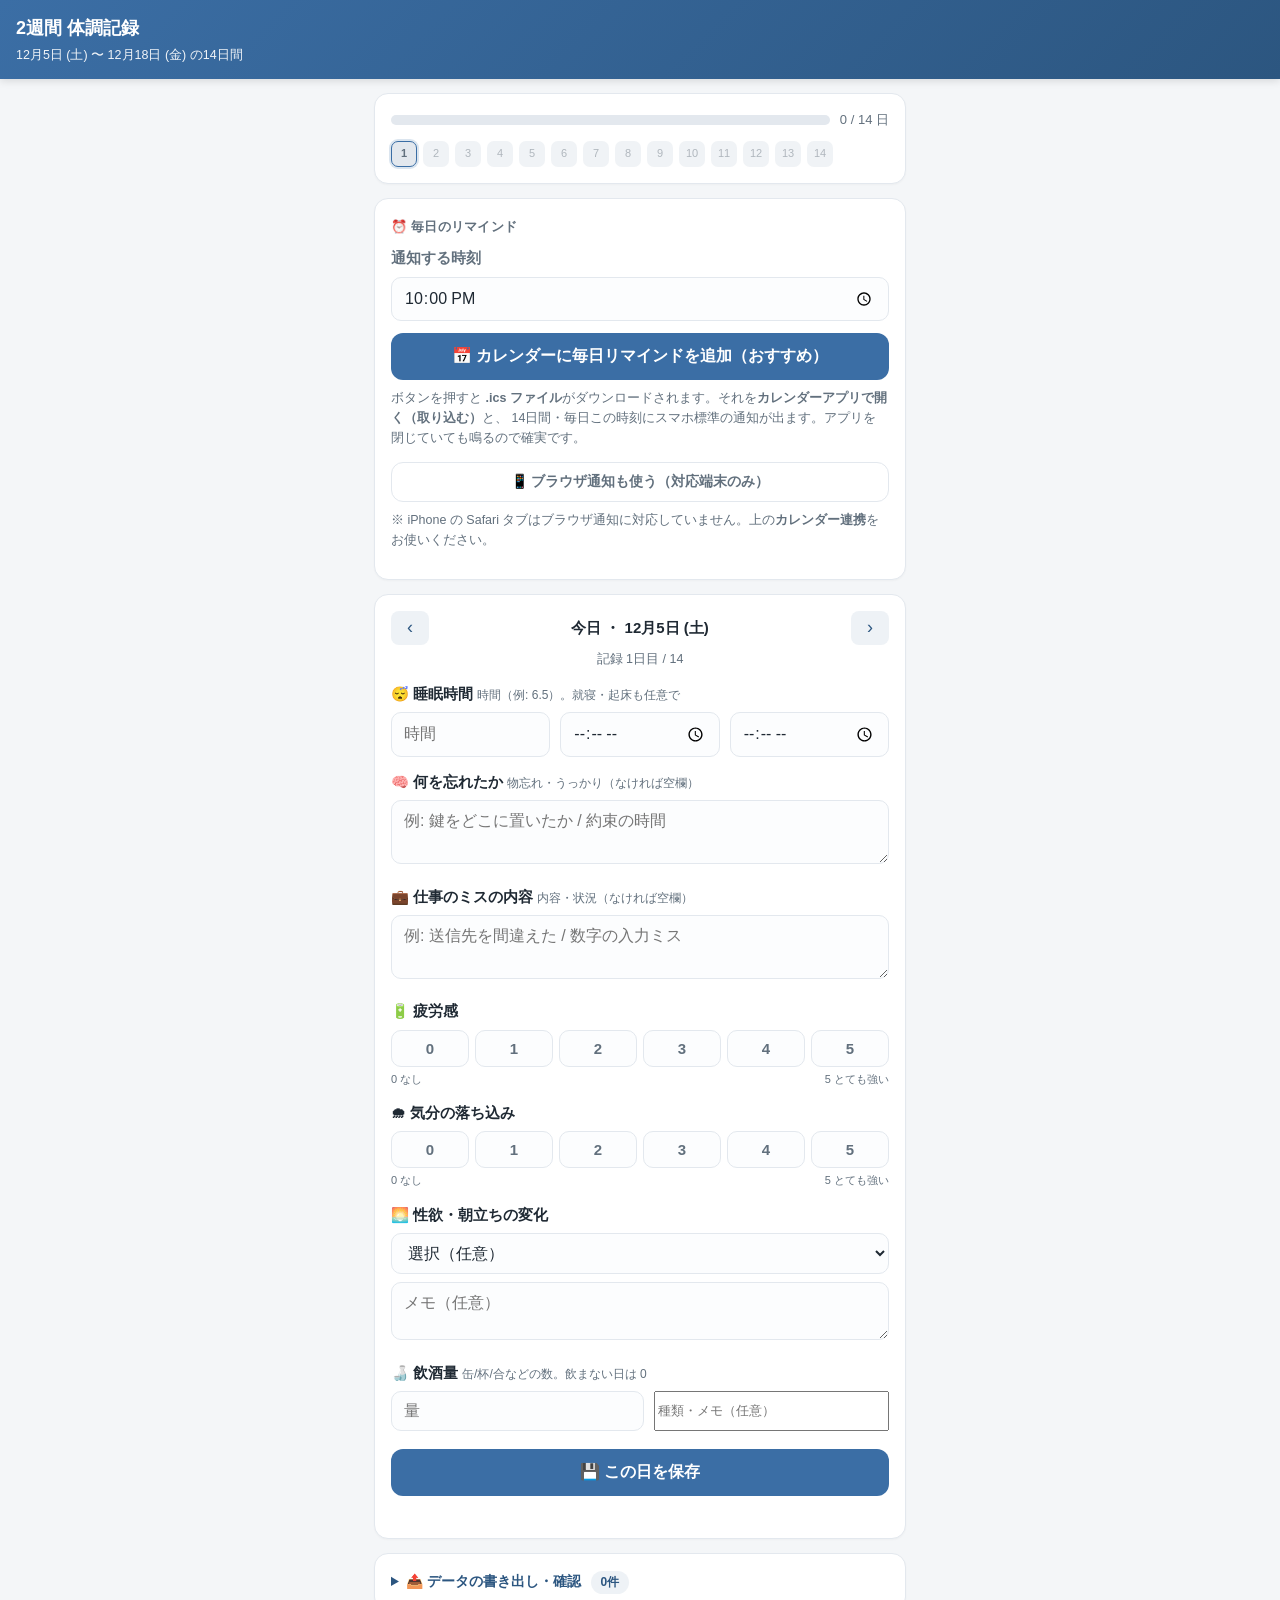
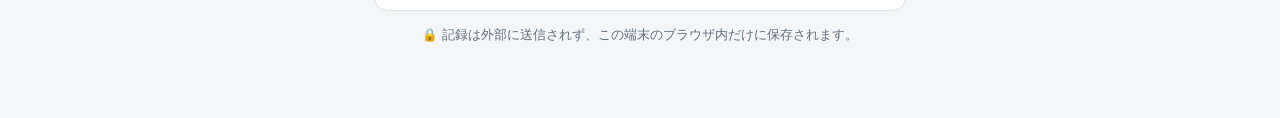
<file: index.html>
<!DOCTYPE html>
<html lang="ja">
<head>
<meta charset="UTF-8">
<meta name="viewport" content="width=device-width, initial-scale=1, viewport-fit=cover">
<meta name="theme-color" content="#3b6ea5">
<title>2週間 体調記録</title>
<link rel="manifest" href="data:application/manifest+json,%7B%22name%22%3A%222%E9%80%B1%E9%96%93%E4%BD%93%E8%AA%BF%E8%A8%98%E9%8C%B2%22%2C%22short_name%22%3A%22%E4%BD%93%E8%AA%BF%E8%A8%98%E9%8C%B2%22%2C%22start_url%22%3A%22.%22%2C%22display%22%3A%22standalone%22%2C%22background_color%22%3A%22%23f4f6f8%22%2C%22theme_color%22%3A%22%233b6ea5%22%7D">
<style>
  :root{
    --bg:#f4f6f8; --card:#ffffff; --ink:#1f2933; --sub:#62707d;
    --line:#e3e8ee; --accent:#3b6ea5; --accent-d:#2c5680;
    --good:#3a9d6e; --warn:#d98324; --bad:#cf5b5b;
    --radius:14px;
  }
  *{box-sizing:border-box}
  html,body{margin:0;padding:0}
  body{
    font-family:-apple-system,BlinkMacSystemFont,"Hiragino Kaku Gothic ProN","Yu Gothic",Meiryo,sans-serif;
    background:var(--bg); color:var(--ink); line-height:1.6;
    -webkit-text-size-adjust:100%;
    padding:env(safe-area-inset-top) env(safe-area-inset-right) env(safe-area-inset-bottom) env(safe-area-inset-left);
  }
  header{
    position:sticky; top:0; z-index:10;
    background:linear-gradient(135deg,var(--accent),var(--accent-d));
    color:#fff; padding:14px 16px;
    box-shadow:0 2px 8px rgba(0,0,0,.12);
  }
  header h1{margin:0;font-size:18px;font-weight:700}
  header .meta{font-size:12.5px;opacity:.92;margin-top:2px}
  .wrap{max-width:560px;margin:0 auto;padding:14px 14px 60px}
  .card{
    background:var(--card); border:1px solid var(--line);
    border-radius:var(--radius); padding:16px; margin-bottom:14px;
    box-shadow:0 1px 2px rgba(0,0,0,.03);
  }
  .progress{display:flex;align-items:center;gap:10px;margin-bottom:6px}
  .progress .bar{flex:1;height:10px;background:var(--line);border-radius:999px;overflow:hidden}
  .progress .bar>span{display:block;height:100%;background:var(--good);width:0;transition:width .4s}
  .progress .num{font-size:13px;color:var(--sub);white-space:nowrap}
  .dots{display:flex;flex-wrap:wrap;gap:6px;margin-top:10px}
  .dot{
    width:26px;height:26px;border-radius:7px;font-size:11px;
    display:flex;align-items:center;justify-content:center;
    background:var(--line);color:var(--sub);border:1px solid transparent;
  }
  .dot.done{background:var(--good);color:#fff}
  .dot.today{border-color:var(--accent);font-weight:700;box-shadow:0 0 0 2px rgba(59,110,165,.18)}
  .dot.future{opacity:.5}
  label.field{display:block;margin:14px 0 0}
  label.field > .q{font-weight:600;font-size:14.5px;display:block;margin-bottom:6px}
  label.field .hint{font-weight:400;color:var(--sub);font-size:12px}
  input[type=number],input[type=time],input[type=date],textarea,select{
    width:100%;padding:10px 12px;border:1px solid var(--line);border-radius:10px;
    font-size:16px;font-family:inherit;background:#fcfdfe;color:var(--ink);
  }
  textarea{min-height:64px;resize:vertical}
  input:focus,textarea:focus,select:focus{outline:none;border-color:var(--accent);background:#fff}
  .row{display:flex;gap:10px}
  .row > *{flex:1}
  .scale{display:flex;gap:6px;margin-top:2px}
  .scale button{
    flex:1;padding:9px 0;border:1px solid var(--line);background:#fcfdfe;
    border-radius:10px;font-size:15px;font-weight:600;color:var(--sub);cursor:pointer;
  }
  .scale button.sel{background:var(--accent);color:#fff;border-color:var(--accent)}
  .scale-legend{display:flex;justify-content:space-between;font-size:11px;color:var(--sub);margin-top:4px}
  .btn{
    display:block;width:100%;padding:13px;border:none;border-radius:12px;
    background:var(--accent);color:#fff;font-size:16px;font-weight:700;cursor:pointer;
    margin-top:18px;
  }
  .btn:active{background:var(--accent-d)}
  .btn.secondary{background:#eef2f6;color:var(--accent-d)}
  .btn.ghost{background:transparent;border:1px solid var(--line);color:var(--sub);font-weight:600;font-size:14px;padding:10px;margin-top:8px}
  .saved{text-align:center;color:var(--good);font-size:13px;font-weight:600;margin-top:8px;min-height:18px}
  .sectionTitle{font-size:13px;font-weight:700;color:var(--sub);text-transform:none;margin:2px 0 10px;letter-spacing:.02em}
  .navday{display:flex;align-items:center;justify-content:space-between;gap:8px;margin-bottom:4px}
  .navday button{background:#eef2f6;border:none;border-radius:8px;width:38px;height:34px;font-size:18px;color:var(--accent-d);cursor:pointer}
  .navday .label{font-weight:700;font-size:15px;text-align:center;flex:1}
  details summary{cursor:pointer;font-weight:600;color:var(--accent-d);font-size:14px}
  .remindbox{font-size:13px;color:var(--sub)}
  .pill{display:inline-block;background:#eef2f6;color:var(--accent-d);border-radius:999px;padding:2px 10px;font-size:12px;font-weight:600;margin-left:6px}
  .muted{color:var(--sub);font-size:12.5px}
  table.export{width:100%;border-collapse:collapse;font-size:12px;margin-top:8px}
  table.export th,table.export td{border:1px solid var(--line);padding:4px 6px;text-align:left}
  table.export th{background:#f0f4f8}
  .toast{
    position:fixed;left:50%;bottom:24px;transform:translateX(-50%);
    background:#1f2933;color:#fff;padding:10px 18px;border-radius:999px;font-size:13.5px;
    opacity:0;pointer-events:none;transition:opacity .3s;z-index:50;max-width:90%;
  }
  .toast.show{opacity:1}
</style>
</head>
<body>
<header>
  <h1>2週間 体調記録</h1>
  <div class="meta" id="headerMeta">毎日かんたんに記録 ・ データは端末内だけに保存</div>
</header>

<div class="wrap">

  <!-- 進捗 -->
  <div class="card">
    <div class="progress">
      <div class="bar"><span id="progBar"></span></div>
      <div class="num" id="progNum">0 / 14 日</div>
    </div>
    <div class="dots" id="dots"></div>
  </div>

  <!-- リマインド -->
  <div class="card">
    <div class="sectionTitle">⏰ 毎日のリマインド</div>
    <div class="remindbox">
      <label class="field" style="margin-top:0">
        <span class="q">通知する時刻</span>
        <input type="time" id="remindTime" value="22:00">
      </label>
      <button class="btn" id="dlIcs" style="margin-top:12px">📅 カレンダーに毎日リマインドを追加（おすすめ）</button>
      <p class="muted" style="margin-top:8px">
        ボタンを押すと <b>.ics ファイル</b>がダウンロードされます。それを<b>カレンダーアプリで開く（取り込む）</b>と、
        14日間・毎日この時刻にスマホ標準の通知が出ます。アプリを閉じていても鳴るので確実です。
      </p>
      <button class="btn ghost" id="enableNotify" style="margin-top:14px">📱 ブラウザ通知も使う（対応端末のみ）</button>
      <p class="muted" id="notifyHint" style="margin-top:8px">
        ※ iPhone の Safari タブはブラウザ通知に対応していません。上の<b>カレンダー連携</b>をお使いください。
      </p>
    </div>
  </div>

  <!-- 記録フォーム -->
  <div class="card">
    <div class="navday">
      <button id="prevDay" title="前の日">‹</button>
      <div class="label" id="dayLabel">今日</div>
      <button id="nextDay" title="次の日">›</button>
    </div>
    <div class="muted" id="dateSub" style="text-align:center;margin-bottom:6px"></div>

    <form id="form">
      <label class="field">
        <span class="q">😴 睡眠時間 <span class="hint">時間（例: 6.5）。就寝・起床も任意で</span></span>
        <div class="row">
          <input type="number" id="sleepHours" step="0.5" min="0" max="24" placeholder="時間">
          <input type="time" id="bedTime" title="就寝">
          <input type="time" id="wakeTime" title="起床">
        </div>
      </label>

      <label class="field">
        <span class="q">🧠 何を忘れたか <span class="hint">物忘れ・うっかり（なければ空欄）</span></span>
        <textarea id="forgot" placeholder="例: 鍵をどこに置いたか / 約束の時間"></textarea>
      </label>

      <label class="field">
        <span class="q">💼 仕事のミスの内容 <span class="hint">内容・状況（なければ空欄）</span></span>
        <textarea id="mistake" placeholder="例: 送信先を間違えた / 数字の入力ミス"></textarea>
      </label>

      <label class="field">
        <span class="q">🔋 疲労感</span>
        <div class="scale" id="fatigue" data-name="fatigue"></div>
        <div class="scale-legend"><span>0 なし</span><span>5 とても強い</span></div>
      </label>

      <label class="field">
        <span class="q">🌧 気分の落ち込み</span>
        <div class="scale" id="mood" data-name="mood"></div>
        <div class="scale-legend"><span>0 なし</span><span>5 とても強い</span></div>
      </label>

      <label class="field">
        <span class="q">🌅 性欲・朝立ちの変化</span>
        <select id="libido">
          <option value="">選択（任意）</option>
          <option value="増えた">増えた / 強い</option>
          <option value="普段通り">普段通り</option>
          <option value="やや減った">やや減った</option>
          <option value="減った">減った / 弱い</option>
          <option value="ほぼない">ほぼない</option>
        </select>
        <textarea id="libidoNote" placeholder="メモ（任意）" style="margin-top:8px;min-height:44px"></textarea>
      </label>

      <label class="field">
        <span class="q">🍶 飲酒量 <span class="hint">缶/杯/合などの数。飲まない日は 0</span></span>
        <div class="row">
          <input type="number" id="alcoholAmount" step="0.5" min="0" placeholder="量">
          <input type="text" id="alcoholNote" placeholder="種類・メモ（任意）">
        </div>
      </label>

      <button type="submit" class="btn">💾 この日を保存</button>
      <div class="saved" id="savedMsg"></div>
    </form>
  </div>

  <!-- エクスポート -->
  <div class="card">
    <details>
      <summary>📤 データの書き出し・確認 <span class="pill" id="countPill">0件</span></summary>
      <p class="muted" style="margin-top:10px">医師に見せたり、保管するときに使えます。</p>
      <button class="btn secondary" id="dlCsv">CSVをダウンロード</button>
      <button class="btn ghost" id="copyText">📋 テキストでまとめてコピー</button>
      <button class="btn ghost" id="clearAll" style="color:var(--bad)">🗑 全データを削除</button>
      <div id="exportPreview"></div>
    </details>
  </div>

  <p class="muted" style="text-align:center;margin-top:6px">
    🔒 記録は外部に送信されず、この端末のブラウザ内だけに保存されます。
  </p>
</div>

<div class="toast" id="toast"></div>

<script>
(function(){
  "use strict";
  const LS_KEY = "health2w.entries.v1";
  const LS_CFG = "health2w.config.v1";
  const TRACK_DAYS = 14;

  // ---------- utils ----------
  const $ = s => document.querySelector(s);
  const pad = n => String(n).padStart(2,"0");
  const todayStr = () => dateStr(new Date());
  function dateStr(d){ return d.getFullYear()+"-"+pad(d.getMonth()+1)+"-"+pad(d.getDate()); }
  function parseDate(s){ const [y,m,d]=s.split("-").map(Number); return new Date(y,m-1,d); }
  function addDays(s,n){ const d=parseDate(s); d.setDate(d.getDate()+n); return dateStr(d); }
  const WD=["日","月","火","水","木","金","土"];
  function jpLabel(s){ const d=parseDate(s); return (d.getMonth()+1)+"月"+d.getDate()+"日 ("+WD[d.getDay()]+")"; }

  function loadEntries(){ try{ return JSON.parse(localStorage.getItem(LS_KEY))||{}; }catch(e){ return {}; } }
  function saveEntries(o){ localStorage.setItem(LS_KEY, JSON.stringify(o)); }
  function loadCfg(){ try{ return JSON.parse(localStorage.getItem(LS_CFG))||{}; }catch(e){ return {}; } }
  function saveCfg(o){ localStorage.setItem(LS_CFG, JSON.stringify(o)); }

  let entries = loadEntries();
  let cfg = loadCfg();
  if(!cfg.startDate){ cfg.startDate = todayStr(); }
  if(!cfg.remindTime){ cfg.remindTime = "22:00"; }
  saveCfg(cfg);

  let viewDate = todayStr();
  // 期間内なら今日、期間前後でも今日を表示
  const fields = ["sleepHours","bedTime","wakeTime","forgot","mistake","fatigue","mood","libido","libidoNote","alcoholAmount","alcoholNote"];

  let toastT;
  function toast(msg){
    const t=$("#toast"); t.textContent=msg; t.classList.add("show");
    clearTimeout(toastT); toastT=setTimeout(()=>t.classList.remove("show"),2200);
  }

  // ---------- scales ----------
  function buildScale(el){
    el.innerHTML="";
    for(let i=0;i<=5;i++){
      const b=document.createElement("button");
      b.type="button"; b.textContent=i; b.dataset.val=i;
      b.addEventListener("click",()=>{
        el.querySelectorAll("button").forEach(x=>x.classList.remove("sel"));
        b.classList.add("sel"); el.dataset.value=i;
      });
      el.appendChild(b);
    }
  }
  function setScale(el,val){
    el.dataset.value = (val===undefined||val===null||val==="")?"":val;
    el.querySelectorAll("button").forEach(x=>x.classList.toggle("sel", x.dataset.val===String(val)));
  }
  buildScale($("#fatigue")); buildScale($("#mood"));

  // ---------- form <-> entry ----------
  function readForm(){
    return {
      sleepHours: $("#sleepHours").value.trim(),
      bedTime: $("#bedTime").value,
      wakeTime: $("#wakeTime").value,
      forgot: $("#forgot").value.trim(),
      mistake: $("#mistake").value.trim(),
      fatigue: $("#fatigue").dataset.value||"",
      mood: $("#mood").dataset.value||"",
      libido: $("#libido").value,
      libidoNote: $("#libidoNote").value.trim(),
      alcoholAmount: $("#alcoholAmount").value.trim(),
      alcoholNote: $("#alcoholNote").value.trim(),
      updatedAt: new Date().toISOString()
    };
  }
  function fillForm(e){
    e = e||{};
    $("#sleepHours").value=e.sleepHours||"";
    $("#bedTime").value=e.bedTime||"";
    $("#wakeTime").value=e.wakeTime||"";
    $("#forgot").value=e.forgot||"";
    $("#mistake").value=e.mistake||"";
    setScale($("#fatigue"), e.fatigue);
    setScale($("#mood"), e.mood);
    $("#libido").value=e.libido||"";
    $("#libidoNote").value=e.libidoNote||"";
    $("#alcoholAmount").value=e.alcoholAmount||"";
    $("#alcoholNote").value=e.alcoholNote||"";
  }
  function hasContent(e){
    if(!e) return false;
    return ["sleepHours","forgot","mistake","fatigue","mood","libido","libidoNote","alcoholAmount","alcoholNote","bedTime","wakeTime"]
      .some(k => e[k]!==undefined && e[k]!=="" && e[k]!==null);
  }

  // ---------- render ----------
  function render(){
    // header period
    const endDate = addDays(cfg.startDate, TRACK_DAYS-1);
    $("#headerMeta").textContent = jpLabel(cfg.startDate)+" 〜 "+jpLabel(endDate)+" の14日間";

    // day nav
    $("#dayLabel").textContent = (viewDate===todayStr()? "今日 ・ ":"") + jpLabel(viewDate);
    const idx = Math.round((parseDate(viewDate)-parseDate(cfg.startDate))/86400000);
    $("#dateSub").textContent = (idx>=0 && idx<TRACK_DAYS)? ("記録 "+(idx+1)+"日目 / 14") : "（記録期間外）";

    fillForm(entries[viewDate]);

    // progress
    let done=0;
    for(let i=0;i<TRACK_DAYS;i++){ if(hasContent(entries[addDays(cfg.startDate,i)])) done++; }
    $("#progBar").style.width = (done/TRACK_DAYS*100)+"%";
    $("#progNum").textContent = done+" / "+TRACK_DAYS+" 日";

    // dots
    const dots=$("#dots"); dots.innerHTML="";
    for(let i=0;i<TRACK_DAYS;i++){
      const ds=addDays(cfg.startDate,i);
      const el=document.createElement("div");
      el.className="dot";
      el.textContent=i+1;
      el.title=jpLabel(ds);
      if(hasContent(entries[ds])) el.classList.add("done");
      if(ds===todayStr()) el.classList.add("today");
      if(parseDate(ds)>parseDate(todayStr())) el.classList.add("future");
      el.addEventListener("click",()=>{ viewDate=ds; render(); window.scrollTo({top:$("#form").offsetTop-80,behavior:"smooth"}); });
      dots.appendChild(el);
    }

    // count
    const cnt=Object.keys(entries).filter(k=>hasContent(entries[k])).length;
    $("#countPill").textContent=cnt+"件";

    // remind time
    $("#remindTime").value = cfg.remindTime;
  }

  // ---------- nav ----------
  $("#prevDay").addEventListener("click",()=>{ viewDate=addDays(viewDate,-1); render(); });
  $("#nextDay").addEventListener("click",()=>{ viewDate=addDays(viewDate,1); render(); });

  // ---------- save ----------
  $("#form").addEventListener("submit",ev=>{
    ev.preventDefault();
    entries[viewDate]=readForm();
    saveEntries(entries);
    const m=$("#savedMsg"); m.textContent="✓ 保存しました（"+jpLabel(viewDate)+"）";
    setTimeout(()=>{ if(m.textContent.indexOf("✓")===0) m.textContent=""; }, 2600);
    render();
    toast("保存しました");
  });

  // ---------- remind time ----------
  $("#remindTime").addEventListener("change",e=>{
    cfg.remindTime=e.target.value||"22:00"; saveCfg(cfg);
    scheduleLocalNotify();
    toast("リマインド時刻を "+cfg.remindTime+" に設定");
  });

  // ---------- local (in-page) notification ----------
  let notifTimer=null;
  function scheduleLocalNotify(){
    if(notifTimer){ clearTimeout(notifTimer); notifTimer=null; }
    if(!("Notification" in window) || Notification.permission!=="granted") return;
    const [h,m]=cfg.remindTime.split(":").map(Number);
    const now=new Date();
    const next=new Date(); next.setHours(h,m,0,0);
    if(next<=now) next.setDate(next.getDate()+1);
    const ms=next-now;
    notifTimer=setTimeout(()=>{
      const t=todayStr();
      if(!hasContent(entries[t])){
        try{ new Notification("体調記録の時間です 📝",{body:"今日の睡眠・気分・体調などを記録しましょう。",tag:"health2w"}); }catch(e){}
      }
      scheduleLocalNotify();
    }, ms);
  }
  function guideToCalendar(reason){
    const hint=$("#notifyHint");
    hint.innerHTML = "⚠️ "+reason+"<br>このボタンは使えません。上の <b>📅 カレンダーに毎日リマインドを追加</b> をお使いください（iPhoneでも確実に鳴ります）。";
    hint.style.color = "var(--bad)";
    $("#dlIcs").animate?.([{transform:"scale(1)"},{transform:"scale(1.04)"},{transform:"scale(1)"}],{duration:500});
    toast("カレンダー連携をご利用ください");
  }
  $("#enableNotify").addEventListener("click",async()=>{
    if(!("Notification" in window)){
      guideToCalendar("この端末（ブラウザ）はWeb通知に対応していません。");
      return;
    }
    let p;
    try{
      p=Notification.permission;
      if(p!=="granted") p=await Notification.requestPermission();
    }catch(e){
      guideToCalendar("この環境では通知の許可を取得できませんでした。");
      return;
    }
    if(p==="granted"){
      scheduleLocalNotify();
      try{ new Notification("通知をオンにしました ✅",{body:"毎日 "+cfg.remindTime+" にお知らせします（アプリを開いている間）。"}); }catch(e){}
      $("#notifyHint").style.color="var(--good)";
      $("#notifyHint").textContent="✅ ブラウザ通知をオンにしました（アプリを開いている間に届きます）。";
      toast("通知オン");
    }else if(p==="denied"){
      $("#notifyHint").style.color="var(--bad)";
      $("#notifyHint").textContent="通知がブロックされています。ブラウザの設定で許可するか、カレンダー連携をお使いください。";
      toast("通知が許可されませんでした");
    }else{
      toast("通知が許可されませんでした");
    }
  });

  // ---------- ICS (calendar reminder) ----------
  function pad2(n){return String(n).padStart(2,"0");}
  function buildICS(){
    const [h,m]=cfg.remindTime.split(":").map(Number);
    const start=parseDate(cfg.startDate);
    const dt = (d)=> d.getFullYear()+pad2(d.getMonth()+1)+pad2(d.getDate())+"T"+pad2(h)+pad2(m)+"00";
    const end = new Date(start); end.setHours(h, m+15, 0, 0);
    const dtend = end.getFullYear()+pad2(end.getMonth()+1)+pad2(end.getDate())+"T"+pad2(end.getHours())+pad2(end.getMinutes())+"00";
    const stamp = new Date().toISOString().replace(/[-:]/g,"").split(".")[0]+"Z";
    const lines=[
      "BEGIN:VCALENDAR","VERSION:2.0","PRODID:-//health2w//JP","CALSCALE:GREGORIAN","METHOD:PUBLISH",
      "BEGIN:VEVENT",
      "UID:health2w-"+Date.now()+"@local",
      "DTSTAMP:"+stamp,
      "DTSTART:"+dt(start),
      "DTEND:"+dtend,
      "RRULE:FREQ=DAILY;COUNT="+TRACK_DAYS,
      "SUMMARY:体調記録をつける 📝",
      "DESCRIPTION:睡眠・物忘れ・仕事のミス・疲労感・気分・性欲/朝立ち・飲酒量を記録",
      "BEGIN:VALARM","ACTION:DISPLAY","DESCRIPTION:体調記録の時間です","TRIGGER:PT0M","END:VALARM",
      "END:VEVENT","END:VCALENDAR"
    ];
    return lines.join("\r\n");
  }
  function download(name, content, type){
    const blob=new Blob([content],{type:type||"text/plain;charset=utf-8"});
    const url=URL.createObjectURL(blob);
    const a=document.createElement("a"); a.href=url; a.download=name;
    document.body.appendChild(a); a.click(); a.remove();
    setTimeout(()=>URL.revokeObjectURL(url),1500);
  }
  $("#dlIcs").addEventListener("click",()=>{
    download("体調記録-毎日リマインド.ics", buildICS(), "text/calendar;charset=utf-8");
    toast("カレンダーファイルを保存しました");
  });

  // ---------- export ----------
  const COLS=[
    ["date","日付"],["sleepHours","睡眠時間"],["bedTime","就寝"],["wakeTime","起床"],
    ["forgot","忘れたこと"],["mistake","仕事のミス"],["fatigue","疲労感"],["mood","気分の落ち込み"],
    ["libido","性欲/朝立ち"],["libidoNote","性欲メモ"],["alcoholAmount","飲酒量"],["alcoholNote","飲酒メモ"]
  ];
  function sortedDates(){ return Object.keys(entries).filter(k=>hasContent(entries[k])).sort(); }
  function csvCell(v){ v=(v===undefined||v===null)?"":String(v); return /[",\n]/.test(v)?'"'+v.replace(/"/g,'""')+'"':v; }
  function buildCSV(){
    const head=COLS.map(c=>c[1]).join(",");
    const rows=sortedDates().map(d=>{
      const e=entries[d];
      return COLS.map(c=> c[0]==="date"? d : csvCell(e[c[0]])).join(",");
    });
    return "﻿"+[head].concat(rows).join("\n");
  }
  $("#dlCsv").addEventListener("click",()=>{
    if(sortedDates().length===0){ toast("まだ記録がありません"); return; }
    download("体調記録.csv", buildCSV(), "text/csv;charset=utf-8");
    toast("CSVを保存しました");
  });
  $("#copyText").addEventListener("click",async()=>{
    const ds=sortedDates();
    if(ds.length===0){ toast("まだ記録がありません"); return; }
    let txt="■ 2週間 体調記録\n";
    ds.forEach(d=>{
      const e=entries[d];
      txt+="\n【"+jpLabel(d)+"】\n";
      txt+="睡眠: "+(e.sleepHours||"-")+"時間"+(e.bedTime?(" ("+e.bedTime+"→"+(e.wakeTime||"?")+")"):"")+"\n";
      txt+="疲労感: "+(e.fatigue||"-")+"/5  気分の落ち込み: "+(e.mood||"-")+"/5\n";
      if(e.forgot) txt+="忘れた: "+e.forgot+"\n";
      if(e.mistake) txt+="仕事ミス: "+e.mistake+"\n";
      if(e.libido||e.libidoNote) txt+="性欲/朝立ち: "+(e.libido||"")+(e.libidoNote?(" / "+e.libidoNote):"")+"\n";
      txt+="飲酒: "+(e.alcoholAmount||"0")+(e.alcoholNote?(" ("+e.alcoholNote+")"):"")+"\n";
    });
    try{ await navigator.clipboard.writeText(txt); toast("コピーしました"); }
    catch(e){ window.prompt("コピーしてください:", txt); }
  });
  $("#clearAll").addEventListener("click",()=>{
    if(confirm("すべての記録を削除します。よろしいですか？")){
      entries={}; saveEntries(entries); render(); toast("削除しました");
    }
  });

  // ---------- init ----------
  render();
  scheduleLocalNotify();
  // 画面復帰時に通知タイマー再設定
  document.addEventListener("visibilitychange",()=>{ if(!document.hidden) scheduleLocalNotify(); });
})();
</script>
</body>
</html>
</file>
